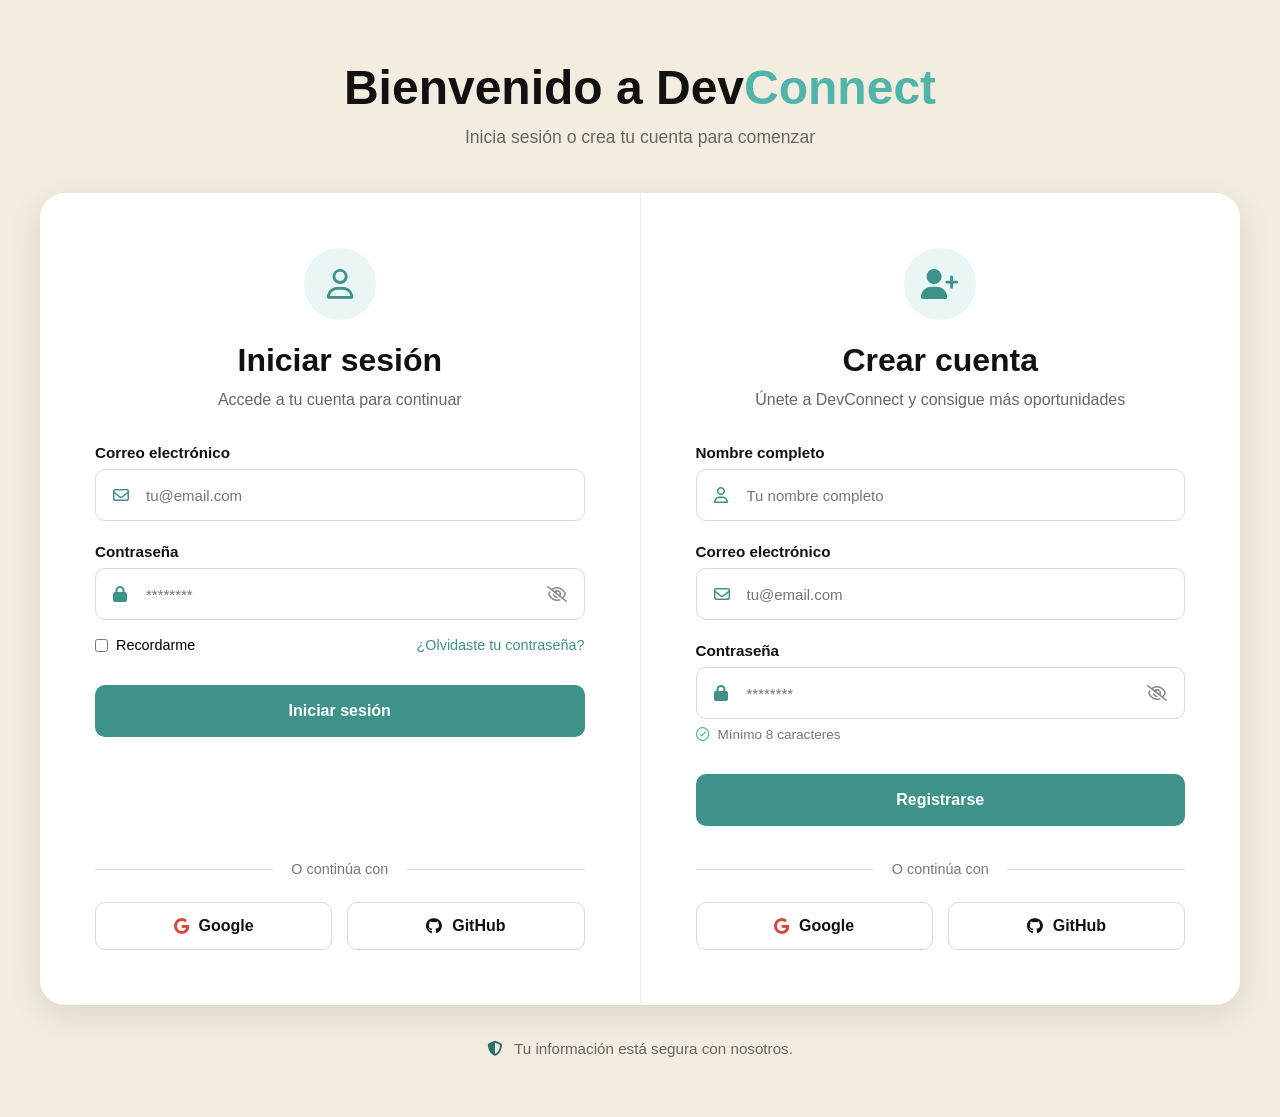
<file: html/login.html>
<!DOCTYPE html>
<html lang="es">

<head>
    <meta charset="UTF-8">
    <meta name="viewport" content="width=device-width, initial-scale=1.0">

    <title>DevConnect | Iniciar sesión</title>

    <link rel="stylesheet" href="https://cdnjs.cloudflare.com/ajax/libs/font-awesome/6.7.2/css/all.min.css">
    <link rel="stylesheet" href="../css/login.css">
</head>

<body>

    <main class="login">

        <section class="titulo">

            <h1>
                Bienvenido a
                Dev<span>Connect</span>
            </h1>

            <p>
                Inicia sesión o crea tu cuenta para comenzar
            </p>

        </section>


        <section class="contenedor-login">

            <!-- login -->

            <div class="card login-card">

                <div class="icono-principal">
                    <i class="fa-regular fa-user"></i>
                </div>

                <h2>Iniciar sesión</h2>

                <p>
                    Accede a tu cuenta para continuar
                </p>

                <form>

                    <div class="campo">

                        <label>Correo electrónico</label>

                        <div class="input-icon">

                            <i class="fa-regular fa-envelope"></i>

                            <input
                                type="email"
                                placeholder="tu@email.com">

                        </div>

                    </div>


                    <div class="campo">

                        <label>Contraseña</label>

                        <div class="input-icon">

                            <i class="fa-solid fa-lock"></i>

                            <input
                                type="password"
                                placeholder="********">

                            <i class="fa-regular fa-eye-slash ojo"></i>

                        </div>

                    </div>


                    <div class="extras">

                        <label>

                            <input type="checkbox">

                            Recordarme

                        </label>

                        <a href="../html/index.html">
                            ¿Olvidaste tu contraseña?
                        </a>

                    </div>

                    <button >

                        Iniciar sesión

                    </button>

                </form>


                <div class="separador">

                    <span>O continúa con</span>

                </div>


                <div class="social">

                    <a href="#">

                        <i class="fa-brands fa-google"></i>

                        Google

                    </a>

                    <a href="#">

                        <i class="fa-brands fa-github"></i>

                        GitHub

                    </a>

                </div>

            </div>







            <!-- registrño -->

            <div class="card registro-card">

                <div class="icono-principal">

                    <i class="fa-solid fa-user-plus"></i>

                </div>

                <h2>Crear cuenta</h2>

                <p>

                    Únete a DevConnect y consigue más oportunidades

                </p>

                <form action="../php/register.php" method="POST">

                    <div class="campo">

                        <label>Nombre completo</label>

                        <div class="input-icon">

                            <i class="fa-regular fa-user"></i>

                            <input
                                type="text"
                                name="name"
                                placeholder="Tu nombre completo">

                        </div>

                    </div>


                    <div class="campo">

                        <label>Correo electrónico</label>

                        <div class="input-icon">

                            <i class="fa-regular fa-envelope"></i>

                            <input
                                type="email"
                                name="email"
                                placeholder="tu@email.com">

                        </div>

                    </div>


                    <div class="campo">

                        <label>Contraseña</label>

                        <div class="input-icon">

                            <i class="fa-solid fa-lock"></i>

                            <input
                                type="password"
                                name="password"
                                placeholder="********">

                            <i class="fa-regular fa-eye-slash ojo"></i>

                        </div>

                        <small>

                            <i class="fa-regular fa-circle-check"></i>

                            Mínimo 8 caracteres

                        </small>

                    </div>


                    <button type="submit">

                        Registrarse

                    </button>

                </form>


                <div class="separador">

                    <span>O continúa con</span>

                </div>


                <div class="social">

                    <a href="#">

                        <i class="fa-brands fa-google"></i>

                        Google

                    </a>

                    <a href="#">

                        <i class="fa-brands fa-github"></i>

                        GitHub

                    </a>

                </div>

            </div>

        </section>


        <p class="seguridad">

            <i class="fa-solid fa-shield-halved"></i>

            Tu información está segura con nosotros.

        </p>

    </main>

</body>

</html>
</file>
<file: css/login.css>
:root{
    --verdeClaro: #50b4aa;
    --verdeMedio: #3f928a;
    --verdeOscuro: #306e68;
    --blanco: #ffffff;
    --pastelClaro: #f3eddf;
    --pastelOscuro: #e5d8ba;
}

*{
    margin:0;
    padding:0;
    box-sizing:border-box;
    font-family:Arial, Helvetica, sans-serif;
}

body{

    background: var(--pastelClaro);

    min-height:100vh;

    display:flex;
    justify-content:center;
    align-items:center;

    padding:60px 20px;
}

.login{
    width:100%;
    max-width:1200px;

}

.titulo{

    text-align:center;

    margin-bottom:45px;
    
}

.titulo h1{

    font-size:3rem;

    color:#111;

    margin-bottom:12px;

    font-weight:700;
}

.titulo span{

    color:var(--verdeClaro);
    
}

.titulo p{

    color:#666;

    font-size:1.1rem;
}

.contenedor-login{

    background:var(--blanco);

    border-radius:25px;

    box-shadow:0 10px 35px rgba(0,0,0,.10);

    display:flex;

    position:relative;

    overflow:hidden;
    
}

.card{

    flex:1;

    padding:55px;

    display:flex;
    flex-direction:column;
    
}

.login-card{

    border-right:1px solid #ececec;
}

.icono-principal{

    width:72px;
    height:72px;

    border-radius:50%;

    background:rgba(80,180,170,.12);

    color:var(--verdeMedio);

    display:flex;
    justify-content:center;
    align-items:center;

    margin:0 auto 22px;

    font-size:30px;
}

.card h2{

    text-align:center;

    font-size:2rem;

    margin-bottom:12px;

    color:#111;
}

.card>p{

    text-align:center;

    color:#666;

    margin-bottom:35px;
}

.division{

    position:absolute;

    left:50%;
    top:50%;

    transform:translate(-50%,-50%);

    width:56px;
    height:56px;

    border-radius:50%;

    background:var(--blanco);

    border:1px solid #dcdcdc;

    display:flex;
    justify-content:center;
    align-items:center;

    font-weight:bold;

    color:#555;

    box-shadow:0 4px 10px rgba(0,0,0,.08);

    z-index:5;
}

.seguridad{

    text-align:center;

    margin-top:35px;

    color:#666;

    font-size:.95rem;
}

.seguridad i{

    color:var(--verdeOscuro);

    margin-right:8px;
}



form{

    display:flex;
    flex-direction:column;
    gap:22px;

    flex:1;
}

.campo{

    display:flex;
    flex-direction:column;
    gap:8px;
}

.campo label{

    font-size:.95rem;

    font-weight:600;

    color:#111;
}

.input-icon{

    position:relative;
}

.input-icon input{

    width:100%;

    height:52px;

    padding:0 50px;

    border:1px solid #d9d9d9;

    border-radius:10px;

    background:var(--blanco);

    outline:none;

    transition:.3s;

    font-size:15px;
}

.input-icon input:focus{

    border-color:var(--verdeClaro);

    box-shadow:0 0 0 3px rgba(80,180,170,.15);
}

.input-icon i:first-child{

    position:absolute;

    left:18px;
    top:50%;

    transform:translateY(-50%);

    color:var(--verdeMedio);
}

.ojo{

    position:absolute;

    right:18px;
    top:50%;

    transform:translateY(-50%);

    color:#888;

    cursor:pointer;
    
}



.extras{

    display:flex;

    justify-content:space-between;

    align-items:center;

    font-size:.9rem;

    margin-top:-5px;
}

.extras label{

    display:flex;

    align-items:center;

    gap:8px;

    font-weight:normal;
}

.extras a{

    color:var(--verdeMedio);

    text-decoration:none;

    transition:.3s;
}

.extras a:hover{

    color:var(--verdeOscuro);
}



small{

    display:flex;

    align-items:center;

    gap:8px;

    color:#777;

    font-size:.85rem;
}

small i{

    color:var(--verdeClaro);
}




button{

    width:100%;

    height:52px;

    border:none;

    border-radius:10px;

    background:var(--verdeMedio);

    color:var(--blanco);

    font-size:16px;

    font-weight:600;

    cursor:pointer;

    transition:.3s;

    margin-top:10px;
}

button:hover{

    background:var(--verdeOscuro);

    transform:translateY(-2px);
}



.separador{

    display:flex;

    align-items:center;

    gap:18px;

    margin:35px 0 25px;
}

.separador::before,
.separador::after{

    content:"";

    flex:1;

    height:1px;

    background:#dddddd;
}

.separador span{

    color:#777;

    font-size:.9rem;

    white-space:nowrap;
}




.social{

    display:flex;

    gap:15px;
}

.social a{

    flex:1;

    text-decoration:none;

    color:#111;

    border:1px solid #d8d8d8;

    border-radius:10px;

    height:48px;

    display:flex;

    justify-content:center;

    align-items:center;

    gap:10px;

    transition:.3s;

    background:var(--blanco);

    font-weight:600;
}

.social a:hover{

    border-color:var(--verdeClaro);

    transform:translateY(-2px);

    box-shadow:0 5px 15px rgba(0,0,0,.08);
}

.social .fa-google{

    color:#DB4437;
}

.social .fa-github{

    color:#111;
}
</file>
